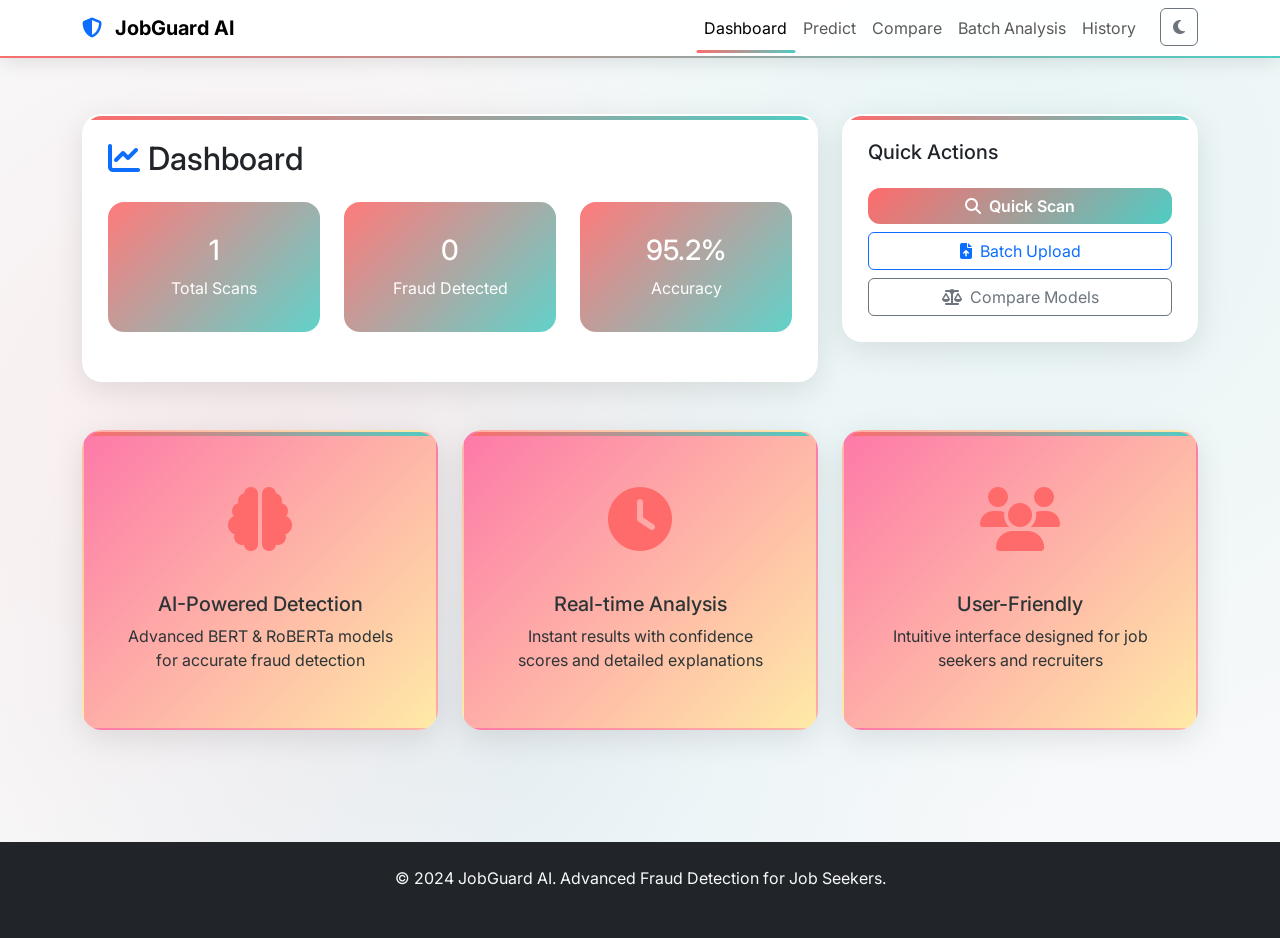
<file: templates/index.html>
<!DOCTYPE html>
<html lang="en">
<head>
    <meta charset="UTF-8">
    <meta name="viewport" content="width=device-width, initial-scale=1.0">
    <title>JobGuard AI - Advanced Fraud Detection System</title>
    <link href="https://cdn.jsdelivr.net/npm/bootstrap@5.3.0/dist/css/bootstrap.min.css" rel="stylesheet">
    <link rel="stylesheet" href="https://cdnjs.cloudflare.com/ajax/libs/font-awesome/6.4.0/css/all.min.css">
    <link href="https://fonts.googleapis.com/css2?family=Inter:wght@300;400;500;600;700&display=swap" rel="stylesheet">
    <style>
        :root {
            --primary-color: #ff6b6b;
            --secondary-color: #4ecdc4;
            --accent-color: #45b7d1;
            --success-color: #96ceb4;
            --warning-color: #ffeaa7;
            --danger-color: #fd79a8;
            --dark-bg: #2d3436;
            --light-bg: #f8f9fa;
            --text-dark: #2d3436;
            --text-light: #f8f9fa;
            --gradient-1: linear-gradient(135deg, #ff6b6b, #4ecdc4);
            --gradient-2: linear-gradient(135deg, #45b7d1, #96ceb4);
            --gradient-3: linear-gradient(135deg, #fd79a8, #ffeaa7);
        }

        [data-theme="dark"] {
            --bg-color: var(--dark-bg);
            --text-color: var(--text-light);
            --card-bg: #34495e;
            --border-color: #5d6d7e;
        }

        [data-theme="light"] {
            --bg-color: var(--light-bg);
            --text-color: var(--text-dark);
            --card-bg: white;
            --border-color: #e9ecef;
        }

        body {
            font-family: 'Inter', sans-serif;
            background: var(--bg-color);
            color: var(--text-color);
            transition: all 0.3s ease;
            background-image:
                radial-gradient(circle at 20% 50%, rgba(255, 107, 107, 0.1) 0%, transparent 50%),
                radial-gradient(circle at 80% 20%, rgba(78, 205, 196, 0.1) 0%, transparent 50%),
                radial-gradient(circle at 40% 80%, rgba(69, 183, 209, 0.1) 0%, transparent 50%);
        }

        .navbar {
            background: rgba(255, 255, 255, 0.95);
            backdrop-filter: blur(20px);
            border-bottom: 2px solid transparent;
            border-image: var(--gradient-1);
            border-image-slice: 1;
            box-shadow: 0 4px 20px rgba(0, 0, 0, 0.1);
            transition: all 0.3s ease;
        }

        .navbar:hover {
            transform: translateY(-2px);
            box-shadow: 0 8px 30px rgba(0, 0, 0, 0.15);
        }

        .card {
            background: var(--card-bg);
            border: 2px solid transparent;
            border-radius: 20px;
            box-shadow: 0 8px 32px rgba(0, 0, 0, 0.1);
            transition: all 0.4s ease;
            backdrop-filter: blur(10px);
            position: relative;
            overflow: hidden;
        }

        .card::before {
            content: '';
            position: absolute;
            top: 0;
            left: 0;
            right: 0;
            height: 4px;
            background: var(--gradient-1);
        }

        .card:hover {
            transform: translateY(-8px) scale(1.02);
            box-shadow: 0 20px 60px rgba(0, 0, 0, 0.2);
            border-color: rgba(255, 107, 107, 0.3);
        }

        .btn-primary {
            background: var(--gradient-1);
            border: none;
            border-radius: 12px;
            font-weight: 600;
            transition: all 0.3s ease;
            position: relative;
            overflow: hidden;
        }

        .btn-primary::before {
            content: '';
            position: absolute;
            top: 0;
            left: -100%;
            width: 100%;
            height: 100%;
            background: linear-gradient(90deg, transparent, rgba(255, 255, 255, 0.2), transparent);
            transition: left 0.5s;
        }

        .btn-primary:hover::before {
            left: 100%;
        }

        .btn-primary:hover {
            transform: translateY(-2px);
            box-shadow: 0 8px 25px rgba(255, 107, 107, 0.4);
        }

        .form-control {
            border-radius: 12px;
            border: 2px solid var(--border-color);
            background: var(--card-bg);
            color: var(--text-color);
            transition: all 0.3s ease;
        }

        .form-control:focus {
            border-color: #ff6b6b;
            box-shadow: 0 0 20px rgba(255, 107, 107, 0.3);
            transform: scale(1.02);
        }

        .progress-bar {
            background: var(--gradient-2);
            border-radius: 10px;
            transition: width 1s ease;
        }

        .tab-content {
            padding: 2rem 0;
            animation: fadeInUp 0.6s ease;
        }

        @keyframes fadeInUp {
            from {
                opacity: 0;
                transform: translateY(30px);
            }
            to {
                opacity: 1;
                transform: translateY(0);
            }
        }

        .feature-card {
            text-align: center;
            padding: 2.5rem;
            margin-bottom: 2rem;
            background: var(--gradient-3);
            border-radius: 20px;
            color: var(--text-dark);
            transition: all 0.4s ease;
        }

        .feature-card:hover {
            transform: translateY(-10px) rotate(2deg);
            box-shadow: 0 15px 35px rgba(253, 121, 168, 0.3);
        }

        .feature-icon {
            font-size: 4rem;
            margin-bottom: 1.5rem;
            color: #ff6b6b;
            animation: bounce 2s infinite;
        }

        @keyframes bounce {
            0%, 20%, 50%, 80%, 100% {
                transform: translateY(0);
            }
            40% {
                transform: translateY(-10px);
            }
            60% {
                transform: translateY(-5px);
            }
        }

        .stats-card {
            background: var(--gradient-1);
            color: white;
            border-radius: 16px;
            padding: 2rem;
            margin-bottom: 1.5rem;
            text-align: center;
            position: relative;
            overflow: hidden;
        }

        .stats-card::before {
            content: '';
            position: absolute;
            top: -50%;
            left: -50%;
            width: 200%;
            height: 200%;
            background: rgba(255, 255, 255, 0.1);
            border-radius: 50%;
            animation: rotate 20s linear infinite;
        }

        @keyframes rotate {
            from { transform: rotate(0deg); }
            to { transform: rotate(360deg); }
        }

        .loading-spinner {
            display: none;
            justify-content: center;
            align-items: center;
            min-height: 200px;
            flex-direction: column;
        }

        .spinner-border {
            width: 3rem;
            height: 3rem;
            border-width: 0.3em;
            border-color: #ff6b6b;
            border-right-color: transparent;
        }

        .result-card {
            animation: slideIn 0.8s ease;
            background: var(--gradient-2);
            color: white;
            border-radius: 20px;
        }

        @keyframes slideIn {
            from {
                opacity: 0;
                transform: translateX(-50px) scale(0.9);
            }
            to {
                opacity: 1;
                transform: translateX(0) scale(1);
            }
        }

        .confidence-bar {
            height: 12px;
            border-radius: 6px;
            background: rgba(255, 255, 255, 0.2);
            overflow: hidden;
            box-shadow: inset 0 2px 4px rgba(0, 0, 0, 0.1);
        }

        .confidence-fill {
            height: 100%;
            border-radius: 6px;
            transition: width 2s ease;
            background: var(--gradient-1);
            position: relative;
        }

        .confidence-fill::after {
            content: '';
            position: absolute;
            top: 0;
            left: 0;
            right: 0;
            bottom: 0;
            background: linear-gradient(90deg, transparent, rgba(255, 255, 255, 0.3), transparent);
            animation: shimmer 2s infinite;
        }

        @keyframes shimmer {
            0% { transform: translateX(-100%); }
            100% { transform: translateX(100%); }
        }

        .history-item {
            border-left: 4px solid #ff6b6b;
            padding-left: 1.5rem;
            margin-bottom: 1.5rem;
            background: var(--card-bg);
            padding: 1.5rem;
            border-radius: 12px;
            transition: all 0.3s ease;
            position: relative;
        }

        .history-item:hover {
            transform: translateX(10px);
            box-shadow: 0 8px 25px rgba(255, 107, 107, 0.2);
        }

        .history-item::before {
            content: '';
            position: absolute;
            top: 0;
            left: 0;
            width: 4px;
            height: 100%;
            background: var(--gradient-1);
            border-radius: 2px;
        }

        .alert {
            border-radius: 12px;
            border: none;
            position: relative;
            overflow: hidden;
        }

        .alert-info {
            background: var(--gradient-2);
            color: white;
        }

        .alert-warning {
            background: var(--gradient-3);
            color: var(--text-dark);
        }

        .badge {
            border-radius: 20px;
            padding: 0.5rem 1rem;
            font-weight: 600;
            animation: pop 0.3s ease;
        }

        @keyframes pop {
            0% { transform: scale(0); }
            50% { transform: scale(1.1); }
            100% { transform: scale(1); }
        }

        .nav-link {
            position: relative;
            transition: all 0.3s ease;
        }

        .nav-link::after {
            content: '';
            position: absolute;
            bottom: -5px;
            left: 50%;
            width: 0;
            height: 3px;
            background: var(--gradient-1);
            border-radius: 2px;
            transition: all 0.3s ease;
            transform: translateX(-50%);
        }

        .nav-link.active::after {
            width: 100%;
        }

        .footer {
            background: var(--gradient-1);
            color: white;
            position: relative;
            overflow: hidden;
        }

        .footer::before {
            content: '';
            position: absolute;
            top: 0;
            left: 0;
            right: 0;
            bottom: 0;
            background: rgba(255, 255, 255, 0.1);
            backdrop-filter: blur(10px);
        }

        .footer * {
            position: relative;
            z-index: 1;
        }

        @media (max-width: 768px) {
            .feature-card {
                padding: 1.5rem;
            }

            .stats-card {
                padding: 1.5rem;
            }

            .card:hover {
                transform: none;
            }
        }
    </style>
<body data-theme="light">
    <!-- Navigation -->
    <nav class="navbar navbar-expand-lg navbar-light">
        <div class="container">
            <a class="navbar-brand fw-bold" href="#">
                <i class="fas fa-shield-alt text-primary me-2"></i>
                JobGuard AI
            </a>
            <button class="navbar-toggler" type="button" data-bs-toggle="collapse" data-bs-target="#navbarNav">
                <span class="navbar-toggler-icon"></span>
            </button>
            <div class="collapse navbar-collapse" id="navbarNav">
                <ul class="navbar-nav ms-auto">
                    <li class="nav-item">
                        <a class="nav-link active" href="#dashboard">Dashboard</a>
                    </li>
                    <li class="nav-item">
                        <a class="nav-link" href="#predict">Predict</a>
                    </li>
                    <li class="nav-item">
                        <a class="nav-link" href="#compare">Compare</a>
                    </li>
                    <li class="nav-item">
                        <a class="nav-link" href="#batch">Batch Analysis</a>
                    </li>
                    <li class="nav-item">
                        <a class="nav-link" href="#history">History</a>
                    </li>
                    <li class="nav-item">
                        <button class="btn btn-outline-secondary ms-3" id="themeToggle">
                            <i class="fas fa-moon"></i>
                        </button>
                    </li>
                </ul>
            </div>
        </div>
    </nav>

    <div class="container mt-4">
        <!-- Dashboard -->
        <div id="dashboard" class="tab-content">
            <div class="row">
                <div class="col-lg-8">
                    <div class="card p-4 mb-4">
                        <h2 class="mb-4"><i class="fas fa-chart-line text-primary me-2"></i>Dashboard</h2>
                        <div class="row">
                            <div class="col-md-4">
                                <div class="stats-card">
                                    <h3 id="totalScans">0</h3>
                                    <p class="mb-0">Total Scans</p>
                                </div>
                            </div>
                            <div class="col-md-4">
                                <div class="stats-card">
                                    <h3 id="fraudDetected">0</h3>
                                    <p class="mb-0">Fraud Detected</p>
                                </div>
                            </div>
                            <div class="col-md-4">
                                <div class="stats-card">
                                    <h3 id="accuracy">95.2%</h3>
                                    <p class="mb-0">Accuracy</p>
                                </div>
                            </div>
                        </div>
                    </div>
                </div>
                <div class="col-lg-4">
                    <div class="card p-4">
                        <h5>Quick Actions</h5>
                        <div class="d-grid gap-2 mt-3">
                            <button class="btn btn-primary" onclick="switchTab('predict')">
                                <i class="fas fa-search me-2"></i>Quick Scan
                            </button>
                            <button class="btn btn-outline-primary" onclick="switchTab('batch')">
                                <i class="fas fa-file-upload me-2"></i>Batch Upload
                            </button>
                            <button class="btn btn-outline-secondary" onclick="switchTab('compare')">
                                <i class="fas fa-balance-scale me-2"></i>Compare Models
                            </button>
                        </div>
                    </div>
                </div>
            </div>

            <div class="row mt-4">
                <div class="col-md-4">
                    <div class="feature-card card">
                        <div class="feature-icon">
                            <i class="fas fa-brain"></i>
                        </div>
                        <h5>AI-Powered Detection</h5>
                        <p>Advanced BERT & RoBERTa models for accurate fraud detection</p>
                    </div>
                </div>
                <div class="col-md-4">
                    <div class="feature-card card">
                        <div class="feature-icon">
                            <i class="fas fa-clock"></i>
                        </div>
                        <h5>Real-time Analysis</h5>
                        <p>Instant results with confidence scores and detailed explanations</p>
                    </div>
                </div>
                <div class="col-md-4">
                    <div class="feature-card card">
                        <div class="feature-icon">
                            <i class="fas fa-users"></i>
                        </div>
                        <h5>User-Friendly</h5>
                        <p>Intuitive interface designed for job seekers and recruiters</p>
                    </div>
                </div>
            </div>
        </div>

        <!-- Single Prediction -->
        <div id="predict" class="tab-content" style="display: none;">
            <div class="card p-4">
                <h3 class="mb-4"><i class="fas fa-search text-primary me-2"></i>Single Prediction</h3>
                <form id="predictionForm">
                    <div class="mb-3">
                        <label for="jobText" class="form-label">Job Posting Text</label>
                        <textarea class="form-control" id="jobText" name="jobText" rows="6" placeholder="Paste the job posting text here..." required></textarea>
                    </div>
                    <div class="mb-3">
                        <label class="form-label">Select Model</label>
                        <div class="form-check">
                            <input class="form-check-input" type="radio" name="model" id="bertModel" value="bert" checked>
                            <label class="form-check-label" for="bertModel">
                                BERT Model <small class="text-muted">(More accurate for legitimate jobs)</small>
                            </label>
                        </div>
                        <div class="form-check">
                            <input class="form-check-input" type="radio" name="model" id="robertaModel" value="roberta">
                            <label class="form-check-label" for="robertaModel">
                                RoBERTa Model <small class="text-muted">(Better at detecting fraud)</small>
                            </label>
                        </div>
                    </div>
                    <div class="d-flex gap-2">
                        <button type="submit" class="btn btn-primary" id="predictBtn">
                            <i class="fas fa-magic me-2"></i>Predict
                        </button>
                        <button type="button" class="btn btn-outline-secondary" onclick="clearForm()">
                            <i class="fas fa-trash me-2"></i>Clear
                        </button>
                    </div>
                </form>

                <div class="loading-spinner mt-4" id="loadingSpinner">
                    <div class="spinner-border text-primary" role="status">
                        <span class="visually-hidden">Loading...</span>
                    </div>
                    <p class="mt-2">Analyzing job posting...</p>
                </div>

                <div id="result" class="mt-4" style="display: none;">
                    <div class="result-card card p-4">
                        <h5 class="mb-3">Analysis Result</h5>
                        <div class="row">
                            <div class="col-md-6">
                                <div class="mb-3">
                                    <strong>Prediction:</strong>
                                    <span id="prediction" class="badge bg-success ms-2">LEGITIMATE</span>
                                </div>
                                <div class="mb-3">
                                    <strong>Confidence:</strong>
                                    <span id="confidence">85.3%</span>
                                </div>
                            </div>
                            <div class="col-md-6">
                                <div class="mb-3">
                                    <strong>Model Used:</strong>
                                    <span id="modelUsed">BERT</span>
                                </div>
                                <div class="mb-3">
                                    <strong>Analysis Time:</strong>
                                    <span id="analysisTime">2.3s</span>
                                </div>
                            </div>
                        </div>
                        <div class="mb-3">
                            <strong>Confidence Visualization:</strong>
                            <div class="confidence-bar mt-2">
                                <div class="confidence-fill" id="confidenceBar" style="width: 85%; background: linear-gradient(90deg, #10b981, #6366f1);"></div>
                            </div>
                        </div>
                        <div class="alert alert-info">
                            <strong>Recommendation:</strong>
                            <span id="recommendation">This job posting appears legitimate. However, always verify with additional sources.</span>
                        </div>
                    </div>
                </div>
            </div>
        </div>

        <!-- Compare Models -->
        <div id="compare" class="tab-content" style="display: none;">
            <div class="card p-4">
                <h3 class="mb-4"><i class="fas fa-balance-scale text-primary me-2"></i>Compare Models</h3>
                <form id="compareForm">
                    <div class="mb-3">
                        <label for="compareText" class="form-label">Job Posting Text</label>
                        <textarea class="form-control" id="compareText" rows="6" placeholder="Paste the job posting text here..." required></textarea>
                    </div>
                    <div class="d-flex gap-2">
                        <button type="submit" class="btn btn-primary" id="compareBtn">
                            <i class="fas fa-chart-bar me-2"></i>Compare
                        </button>
                        <button type="button" class="btn btn-outline-secondary" onclick="clearCompareForm()">
                            <i class="fas fa-trash me-2"></i>Clear
                        </button>
                    </div>
                </form>

                <div class="loading-spinner mt-4" id="compareLoadingSpinner">
                    <div class="spinner-border text-primary" role="status">
                        <span class="visually-hidden">Loading...</span>
                    </div>
                    <p class="mt-2">Comparing models...</p>
                </div>

                <div id="compareResult" class="mt-4" style="display: none;">
                    <div class="result-card card p-4">
                        <h5 class="mb-3">Model Comparison Results</h5>
                        <div class="row">
                            <div class="col-md-6">
                                <div class="card border-primary mb-3">
                                    <div class="card-header bg-primary text-white">
                                        <i class="fas fa-robot me-2"></i>BERT Model
                                    </div>
                                    <div class="card-body">
                                        <h6 class="card-title" id="bertPrediction">LEGITIMATE</h6>
                                        <p class="card-text">Confidence: <span id="bertConfidence">85.3%</span></p>
                                        <div class="progress">
                                            <div class="progress-bar" id="bertProgress" style="width: 85%"></div>
                                        </div>
                                    </div>
                                </div>
                            </div>
                            <div class="col-md-6">
                                <div class="card border-success mb-3">
                                    <div class="card-header bg-success text-white">
                                        <i class="fas fa-brain me-2"></i>RoBERTa Model
                                    </div>
                                    <div class="card-body">
                                        <h6 class="card-title" id="robertaPrediction">FRAUDULENT</h6>
                                        <p class="card-text">Confidence: <span id="robertaConfidence">72.1%</span></p>
                                        <div class="progress">
                                            <div class="progress-bar" id="robertaProgress" style="width: 72%"></div>
                                        </div>
                                    </div>
                                </div>
                            </div>
                        </div>
                        <div class="alert alert-warning">
                            <strong>Analysis:</strong>
                            <span id="comparisonAnalysis">Models show different predictions. BERT is more optimistic while RoBERTa is more conservative in fraud detection.</span>
                        </div>
                    </div>
                </div>
            </div>
        </div>

        <!-- Batch Analysis -->
        <div id="batch" class="tab-content" style="display: none;">
            <div class="card p-4">
                <h3 class="mb-4"><i class="fas fa-file-upload text-primary me-2"></i>Batch Analysis</h3>
                <div class="alert alert-info">
                    <i class="fas fa-info-circle me-2"></i>
                    Upload a CSV file with job postings for batch analysis. The file should have a column named 'description' or 'text' containing the job posting content.
                </div>
                <form id="batchForm">
                    <div class="mb-3">
                        <label for="batchFile" class="form-label">Select CSV File</label>
                        <input class="form-control" type="file" id="batchFile" accept=".csv" required>
                    </div>
                    <div class="mb-3">
                        <label class="form-label">Select Model</label>
                        <div class="form-check">
                            <input class="form-check-input" type="radio" name="batchModel" id="batchBert" value="bert" checked>
                            <label class="form-check-label" for="batchBert">BERT Model</label>
                        </div>
                        <div class="form-check">
                            <input class="form-check-input" type="radio" name="batchModel" id="batchRoberta" value="roberta">
                            <label class="form-check-label" for="batchRoberta">RoBERTa Model</label>
                        </div>
                    </div>
                    <button type="submit" class="btn btn-primary" id="batchBtn">
                        <i class="fas fa-upload me-2"></i>Analyze Batch
                    </button>
                </form>

                <div class="loading-spinner mt-4" id="batchLoadingSpinner">
                    <div class="spinner-border text-primary" role="status">
                        <span class="visually-hidden">Loading...</span>
                    </div>
                    <p class="mt-2">Processing batch file...</p>
                    <div class="progress mt-2">
                        <div class="progress-bar" id="batchProgress" style="width: 0%"></div>
                    </div>
                </div>

                <div id="batchResult" class="mt-4" style="display: none;">
                    <div class="result-card card p-4">
                        <h5 class="mb-3">Batch Analysis Results</h5>
                        <div class="row mb-3">
                            <div class="col-md-3">
                                <div class="text-center">
                                    <h4 id="totalJobs">0</h4>
                                    <small>Total Jobs</small>
                                </div>
                            </div>
                            <div class="col-md-3">
                                <div class="text-center">
                                    <h4 id="legitimateJobs">0</h4>
                                    <small>Legitimate</small>
                                </div>
                            </div>
                            <div class="col-md-3">
                                <div class="text-center">
                                    <h4 id="fraudulentJobs">0</h4>
                                    <small>Fraudulent</small>
                                </div>
                            </div>
                            <div class="col-md-3">
                                <div class="text-center">
                                    <h4 id="processingTime">0s</h4>
                                    <small>Processing Time</small>
                                </div>
                            </div>
                        </div>
                        <div class="d-flex gap-2">
                            <button class="btn btn-outline-primary" onclick="downloadResults()">
                                <i class="fas fa-download me-2"></i>Download Results
                            </button>
                            <button class="btn btn-outline-secondary" onclick="showDetailedResults()">
                                <i class="fas fa-list me-2"></i>View Details
                            </button>
                        </div>
                    </div>
                </div>
            </div>
        </div>

        <!-- History -->
        <div id="history" class="tab-content" style="display: none;">
            <div class="card p-4">
                <h3 class="mb-4"><i class="fas fa-history text-primary me-2"></i>Analysis History</h3>
                <div id="historyList">
                    <div class="text-center text-muted">
                        <i class="fas fa-inbox fa-3x mb-3"></i>
                        <p>No analysis history yet. Start by analyzing some job postings!</p>
                    </div>
                </div>
            </div>
        </div>
    </div>

    <!-- Footer -->
    <footer class="bg-dark text-light mt-5 py-4">
        <div class="container text-center">
            <p class="mb-0">&copy; 2024 JobGuard AI. Advanced Fraud Detection for Job Seekers.</p>
            <small class="text-muted">Powered by BERT & RoBERTa Transformers</small>
        </div>
    </footer>

    <script src="https://cdn.jsdelivr.net/npm/bootstrap@5.3.0/dist/js/bootstrap.bundle.min.js"></script>
    <script>
        // Theme toggle
        const themeToggle = document.getElementById('themeToggle');
        const body = document.body;

        themeToggle.addEventListener('click', () => {
            const currentTheme = body.getAttribute('data-theme');
            const newTheme = currentTheme === 'light' ? 'dark' : 'light';
            body.setAttribute('data-theme', newTheme);
            themeToggle.innerHTML = newTheme === 'dark' ? '<i class="fas fa-sun"></i>' : '<i class="fas fa-moon"></i>';
            localStorage.setItem('theme', newTheme);
        });

        // Load saved theme
        const savedTheme = localStorage.getItem('theme') || 'light';
        body.setAttribute('data-theme', savedTheme);
        themeToggle.innerHTML = savedTheme === 'dark' ? '<i class="fas fa-sun"></i>' : '<i class="fas fa-moon"></i>';

        // Tab switching
        function switchTab(tabId) {
            const tabs = document.querySelectorAll('.tab-content');
            tabs.forEach(tab => tab.style.display = 'none');
            document.getElementById(tabId).style.display = 'block';

            // Update navbar active state
            const navLinks = document.querySelectorAll('.nav-link');
            navLinks.forEach(link => link.classList.remove('active'));
            document.querySelector(`[href="#${tabId}"]`).classList.add('active');
        }

        // Navigation click handlers
        document.querySelectorAll('.nav-link').forEach(link => {
            link.addEventListener('click', (e) => {
                e.preventDefault();
                const target = e.target.getAttribute('href').substring(1);
                switchTab(target);
            });
        });

        // Single prediction
        const predictionForm = document.getElementById('predictionForm');
        const loadingSpinner = document.getElementById('loadingSpinner');
        const result = document.getElementById('result');

        predictionForm.addEventListener('submit', async (e) => {
            e.preventDefault();

            const formData = new FormData(predictionForm);
            const text = formData.get('jobText');
            const model = formData.get('model');

            loadingSpinner.style.display = 'flex';
            result.style.display = 'none';

            try {
                const response = await fetch('/api/predict', {
                    method: 'POST',
                    headers: {
                        'Content-Type': 'application/json',
                    },
                    body: JSON.stringify({ text, model }),
                });

                if (!response.ok) {
                    throw new Error('Failed to fetch prediction');
                }

                const data = await response.json();

                document.getElementById('prediction').textContent = data.prediction;
                document.getElementById('prediction').className = `badge ms-2 bg-${data.prediction === 'LEGITIMATE' ? 'success' : 'danger'}`;
                document.getElementById('confidence').textContent = `${(data.confidence * 100).toFixed(1)}%`;
                document.getElementById('modelUsed').textContent = model.toUpperCase();
                document.getElementById('analysisTime').textContent = `${data.processing_time.toFixed(1)}s`;
                document.getElementById('confidenceBar').style.width = `${data.confidence * 100}%`;
                document.getElementById('recommendation').textContent = data.recommendation;

                result.style.display = 'block';

                // Update dashboard stats
                updateDashboardStats();

                // Add to history
                addToHistory(text, data);

            } catch (error) {
                console.error('Error:', error);
                alert('Error: Failed to get prediction. Please try again.');
            } finally {
                loadingSpinner.style.display = 'none';
            }
        });

        // Compare models
        const compareForm = document.getElementById('compareForm');
        const compareLoadingSpinner = document.getElementById('compareLoadingSpinner');
        const compareResult = document.getElementById('compareResult');

        compareForm.addEventListener('submit', async (e) => {
            e.preventDefault();

            const text = document.getElementById('compareText').value;

            compareLoadingSpinner.style.display = 'flex';
            compareResult.style.display = 'none';

            try {
                const response = await fetch('/api/compare', {
                    method: 'POST',
                    headers: {
                        'Content-Type': 'application/json',
                    },
                    body: JSON.stringify({ text }),
                });

                if (!response.ok) {
                    throw new Error('Failed to fetch comparison');
                }

                const data = await response.json();

                document.getElementById('bertPrediction').textContent = data.bert.prediction;
                document.getElementById('bertConfidence').textContent = `${(data.bert.confidence * 100).toFixed(1)}%`;
                document.getElementById('bertProgress').style.width = `${data.bert.confidence * 100}%`;

                document.getElementById('robertaPrediction').textContent = data.roberta.prediction;
                document.getElementById('robertaConfidence').textContent = `${(data.roberta.confidence * 100).toFixed(1)}%`;
                document.getElementById('robertaProgress').style.width = `${data.roberta.confidence * 100}%`;

                document.getElementById('comparisonAnalysis').textContent = data.analysis;

                compareResult.style.display = 'block';

                // Update dashboard stats
                updateDashboardStats();

                // Add to history
                addToHistory(text, { bert: data.bert, roberta: data.roberta, comparison: true });

            } catch (error) {
                console.error('Error:', error);
                alert('Error: Failed to compare models. Please try again.');
            } finally {
                compareLoadingSpinner.style.display = 'none';
            }
        });

        // Batch analysis
        const batchForm = document.getElementById('batchForm');
        const batchLoadingSpinner = document.getElementById('batchLoadingSpinner');
        const batchResult = document.getElementById('batchResult');
        let batchResults = [];

        batchForm.addEventListener('submit', async (e) => {
            e.preventDefault();

            const file = document.getElementById('batchFile').files[0];
            const model = document.querySelector('input[name="batchModel"]:checked').value;

            if (!file) {
                alert('Please select a file');
                return;
            }

            batchLoadingSpinner.style.display = 'flex';
            batchResult.style.display = 'none';

            const formData = new FormData();
            formData.append('file', file);
            formData.append('model', model);

            try {
                const response = await fetch('/api/batch-predict', {
                    method: 'POST',
                    body: formData,
                });

                if (!response.ok) {
                    throw new Error('Failed to process batch');
                }

                const data = await response.json();
                batchResults = data.results;

                document.getElementById('totalJobs').textContent = data.total_jobs;
                document.getElementById('legitimateJobs').textContent = data.legitimate_count;
                document.getElementById('fraudulentJobs').textContent = data.fraudulent_count;
                document.getElementById('processingTime').textContent = `${data.processing_time.toFixed(1)}s`;

                batchResult.style.display = 'block';

                // Update dashboard stats
                updateDashboardStats();

            } catch (error) {
                console.error('Error:', error);
                alert('Error: Failed to process batch file. Please try again.');
            } finally {
                batchLoadingSpinner.style.display = 'none';
            }
        });

        // Utility functions
        function clearForm() {
            document.getElementById('jobText').value = '';
            document.getElementById('result').style.display = 'none';
        }

        function clearCompareForm() {
            document.getElementById('compareText').value = '';
            document.getElementById('compareResult').style.display = 'none';
        }

        function updateDashboardStats() {
            // This would typically fetch from an API, but for demo we'll simulate
            const totalScans = parseInt(localStorage.getItem('totalScans') || '0') + 1;
            const fraudDetected = parseInt(localStorage.getItem('fraudDetected') || '0');

            localStorage.setItem('totalScans', totalScans);
            document.getElementById('totalScans').textContent = totalScans;
            document.getElementById('fraudDetected').textContent = fraudDetected;
        }

        function addToHistory(text, result) {
            const historyList = document.getElementById('historyList');
            const historyItem = document.createElement('div');
            historyItem.className = 'history-item';

            const timestamp = new Date().toLocaleString();
            const preview = text.substring(0, 100) + (text.length > 100 ? '...' : '');

            historyItem.innerHTML = `
                <small class="text-muted">${timestamp}</small>
                <p class="mb-1">${preview}</p>
                <div class="d-flex gap-2">
                    ${result.comparison ?
                        `<span class="badge bg-primary">BERT: ${result.bert.prediction}</span>
                         <span class="badge bg-success">RoBERTa: ${result.roberta.prediction}</span>` :
                        `<span class="badge bg-${result.prediction === 'LEGITIMATE' ? 'success' : 'danger'}">${result.prediction}</span>`
                    }
                </div>
            `;

            // Remove empty state if present
            const emptyState = historyList.querySelector('.text-center');
            if (emptyState) {
                historyList.removeChild(emptyState);
            }

            historyList.insertBefore(historyItem, historyList.firstChild);
        }

        function downloadResults() {
            if (batchResults.length === 0) {
                alert('No results to download');
                return;
            }

            const csvContent = 'data:text/csv;charset=utf-8,' +
                'Text,Prediction,Confidence\n' +
                batchResults.map(row =>
                    `"${row.text.replace(/"/g, '""')}",${row.prediction},${row.confidence}`
                ).join('\n');

            const encodedUri = encodeURI(csvContent);
            const link = document.createElement('a');
            link.setAttribute('href', encodedUri);
            link.setAttribute('download', 'fraud_detection_results.csv');
            document.body.appendChild(link);
            link.click();
            document.body.removeChild(link);
        }

        function showDetailedResults() {
            if (batchResults.length === 0) {
                alert('No results to show');
                return;
            }

            // This could open a modal with detailed results
            alert('Detailed results view would be implemented here');
        }

        // Initialize dashboard
        updateDashboardStats();
    </script>
</body>
</html>
</file>
